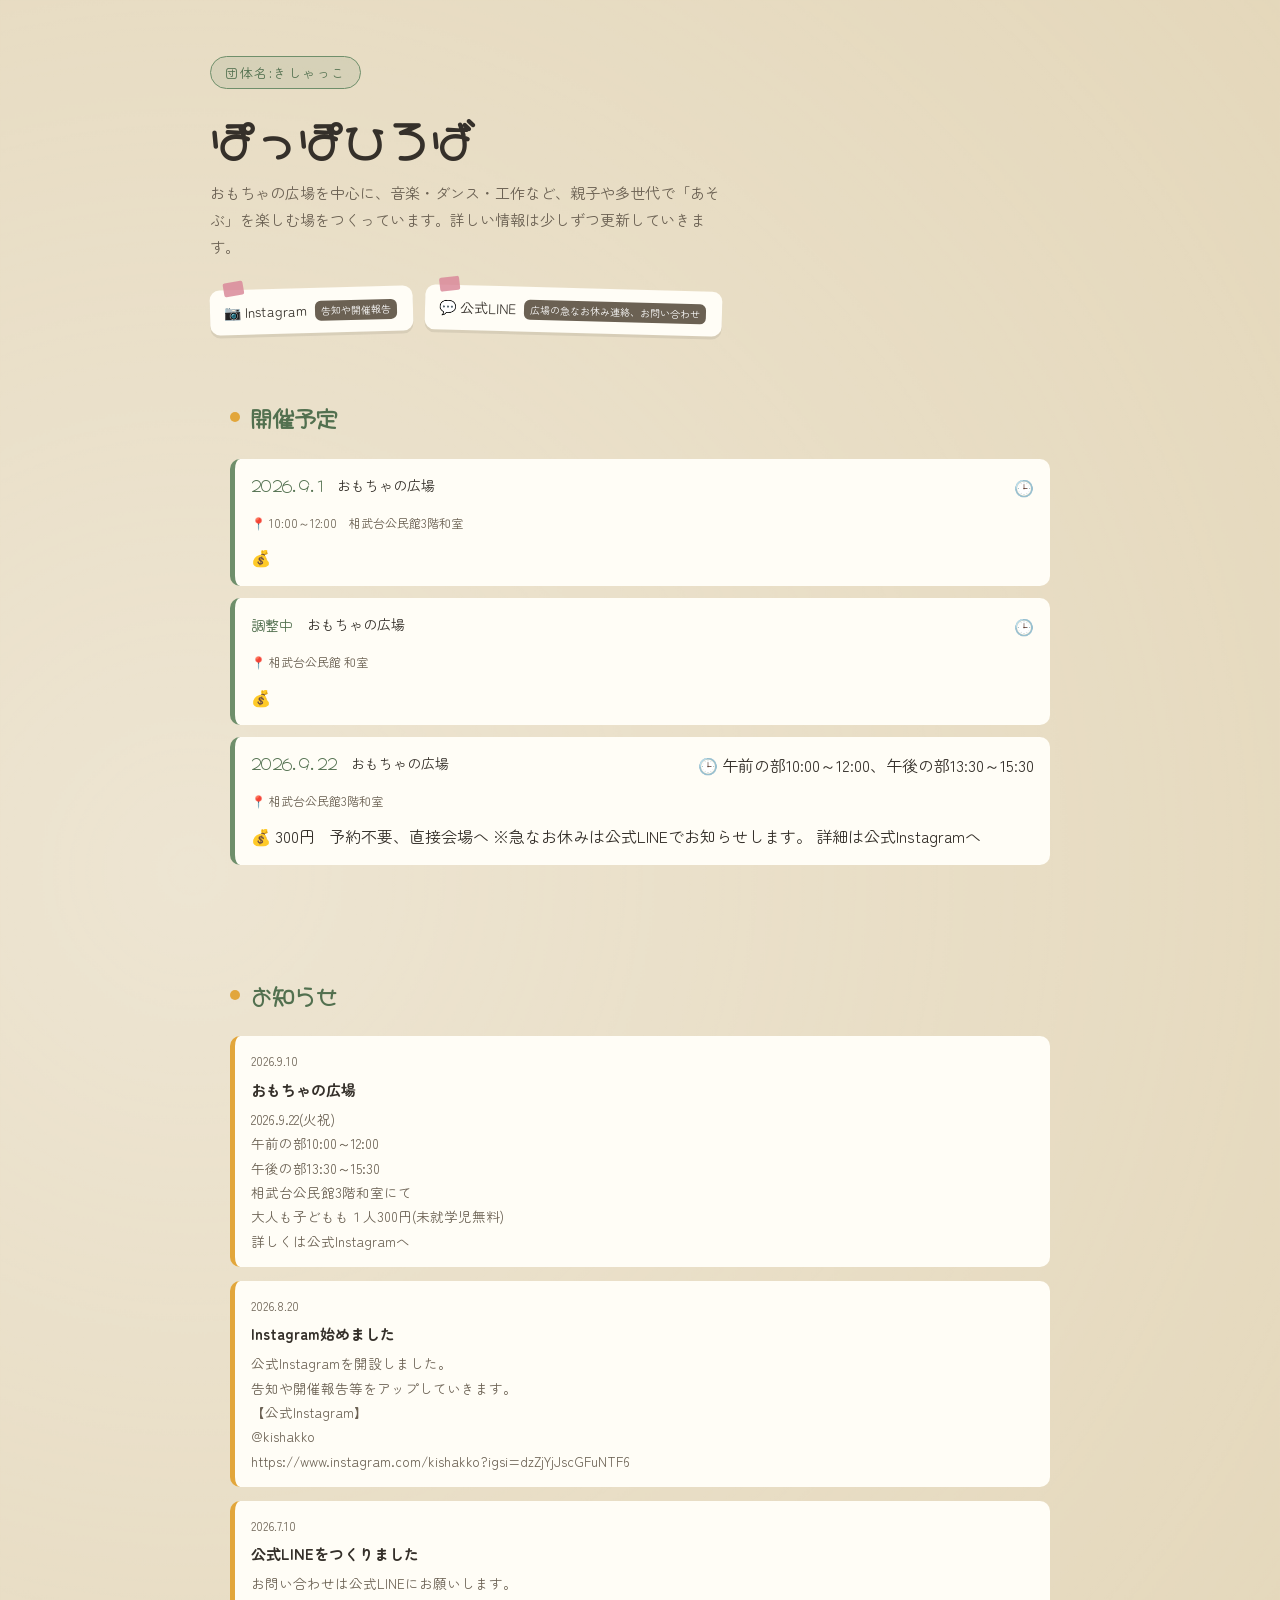
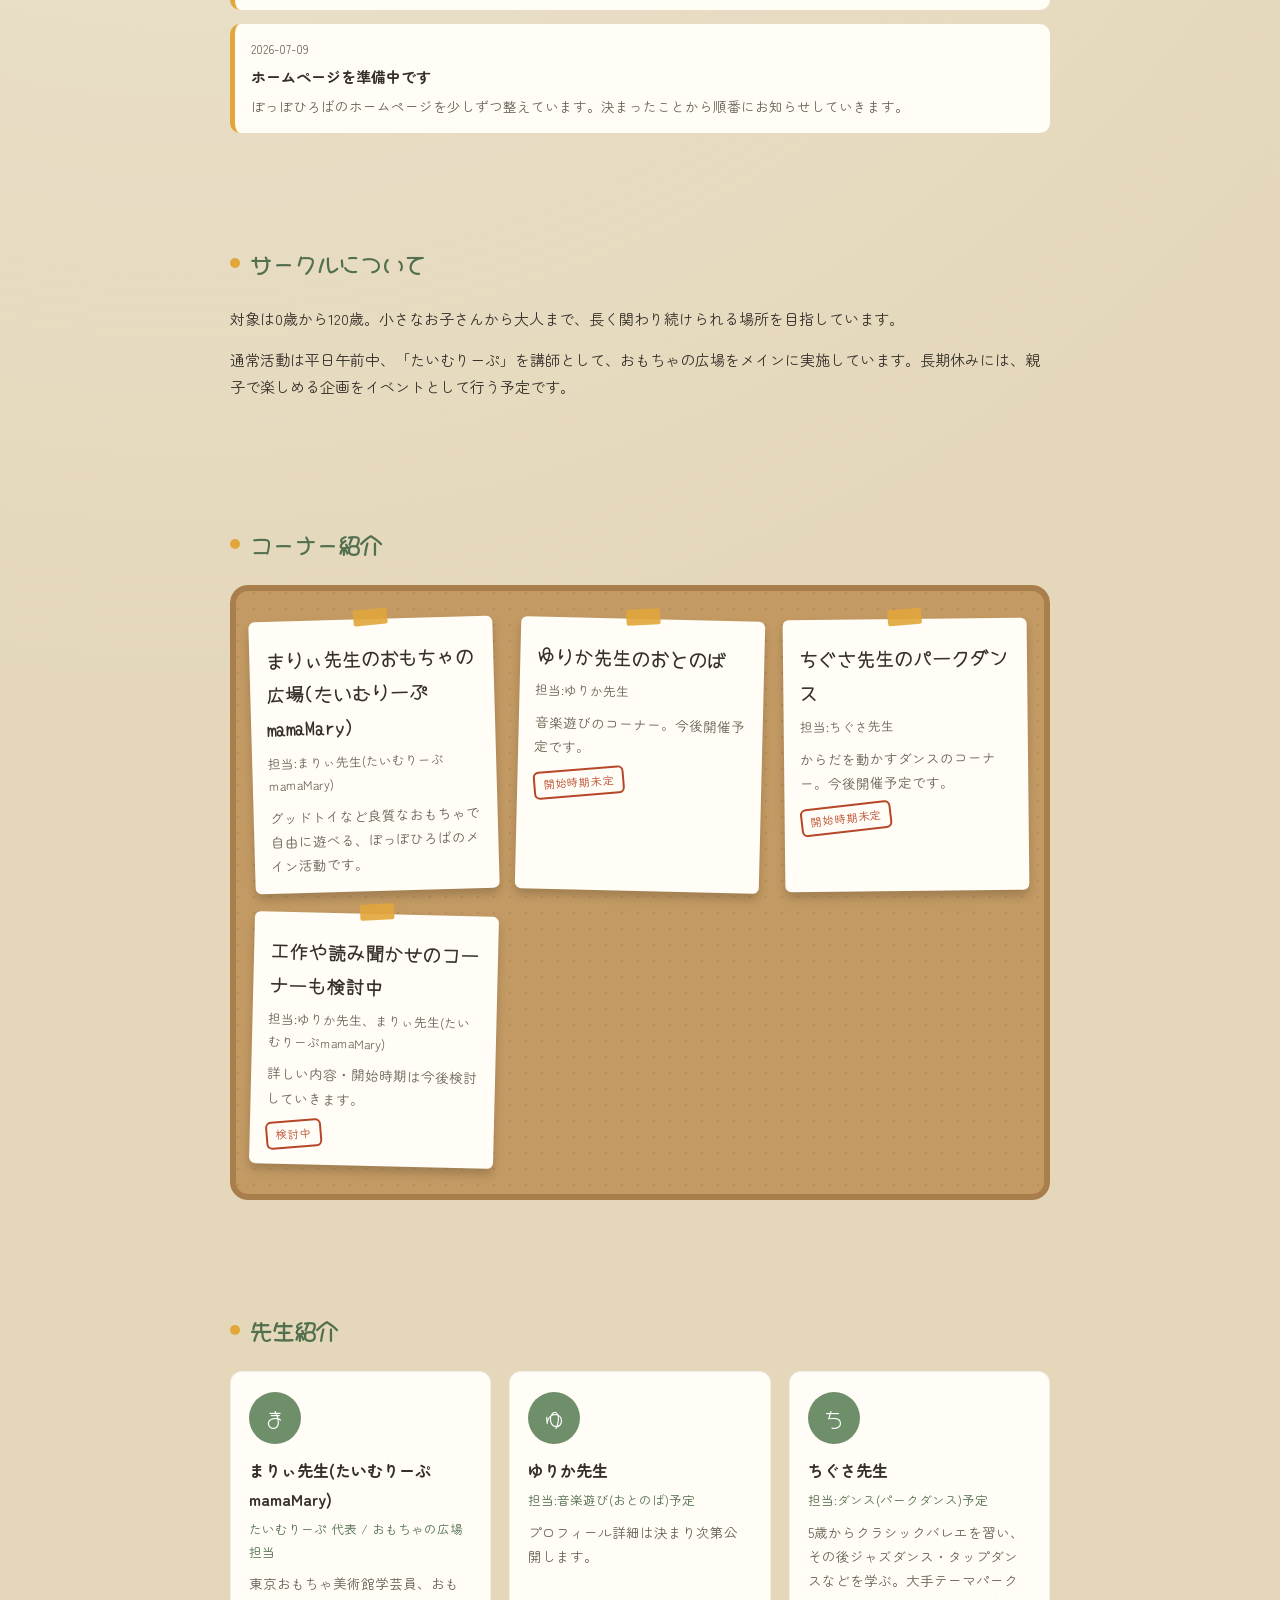
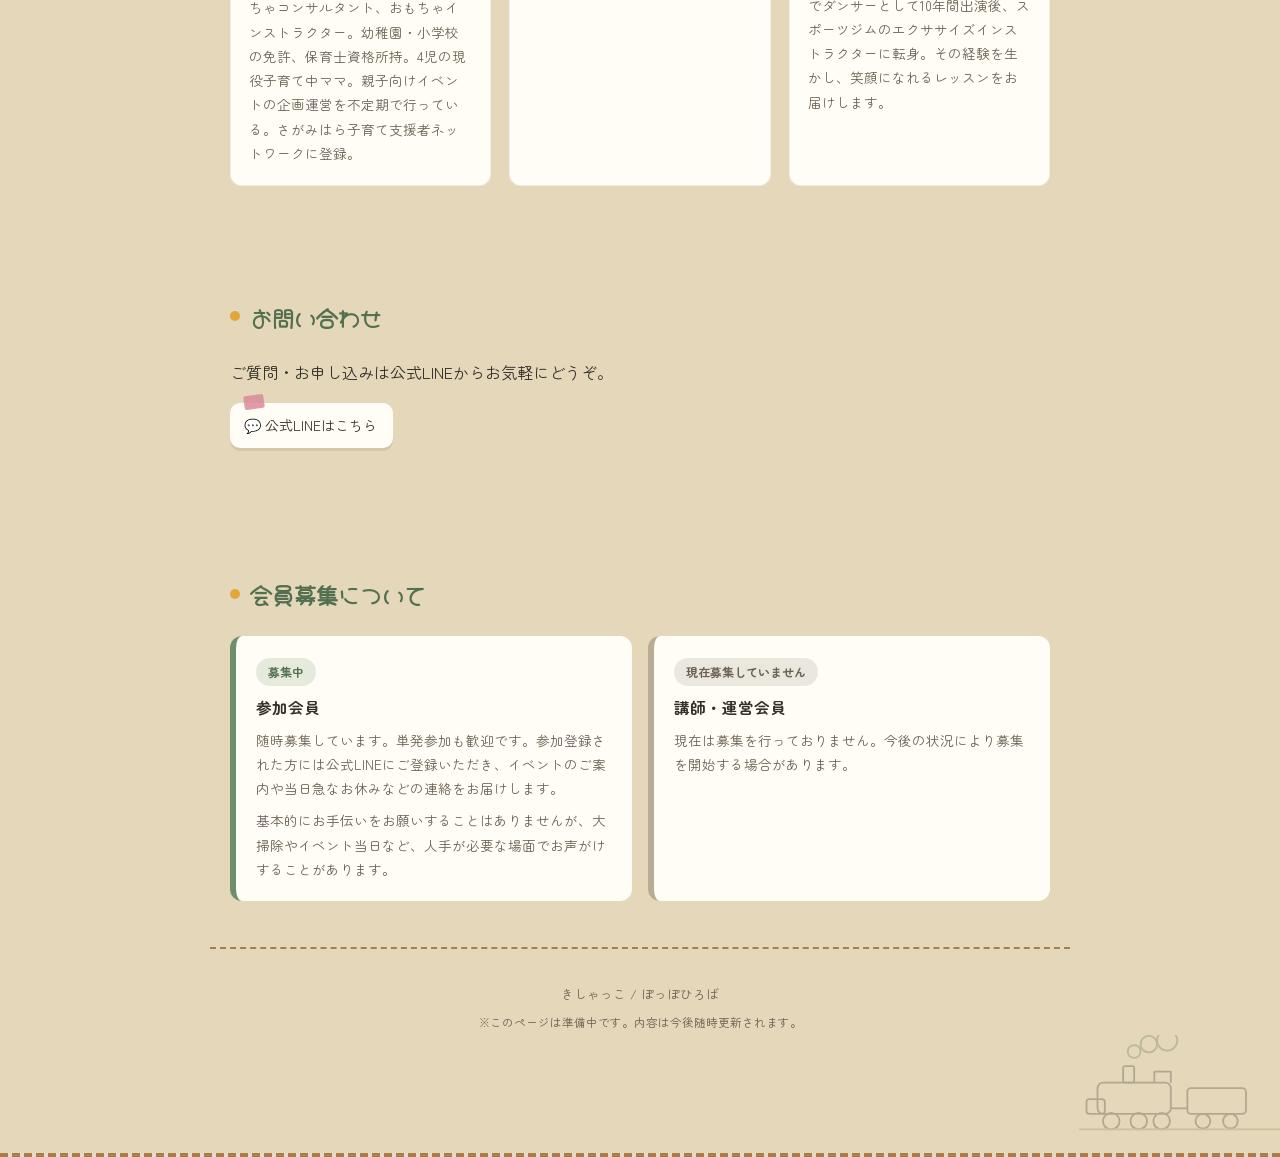
<file: index.html>
<!DOCTYPE html>
<html lang="ja">
<head>
<meta charset="UTF-8">
<meta name="viewport" content="width=device-width, initial-scale=1.0">
<title>ぽっぽひろば(きしゃっこ)</title>
<link rel="preconnect" href="https://fonts.googleapis.com">
<link href="https://fonts.googleapis.com/css2?family=Yomogi&family=Hachi+Maru+Pop&family=Zen+Maru+Gothic:wght@400;500;700&display=swap" rel="stylesheet">
<link rel="stylesheet" href="css/style.css">
<script src="https://identity.netlify.com/v1/netlify-identity-widget.js"></script>


<div class="hero">
  <svg class="hero-illustration" viewBox="0 0 240 120" fill="none" xmlns="http://www.w3.org/2000/svg">
    <circle cx="70" cy="18" r="7" stroke="#52704f" stroke-width="2"/>
    <circle cx="86" cy="10" r="9" stroke="#52704f" stroke-width="2"/>
    <circle cx="106" cy="6" r="11" stroke="#52704f" stroke-width="2"/>
    <rect x="58" y="34" width="12" height="18" rx="2" stroke="#35302a" stroke-width="2"/>
    <rect x="30" y="52" width="80" height="34" rx="6" stroke="#35302a" stroke-width="2"/>
    <rect x="18" y="70" width="20" height="16" rx="3" stroke="#35302a" stroke-width="2"/>
    <path d="M92 52 L92 40 L110 40 L110 52" stroke="#35302a" stroke-width="2" stroke-linejoin="round"/>
    <circle cx="45" cy="94" r="9" stroke="#35302a" stroke-width="2"/>
    <circle cx="75" cy="94" r="9" stroke="#35302a" stroke-width="2"/>
    <circle cx="100" cy="94" r="9" stroke="#35302a" stroke-width="2"/>
    <line x1="110" y1="80" x2="128" y2="80" stroke="#35302a" stroke-width="2"/>
    <rect x="128" y="58" width="64" height="28" rx="4" stroke="#35302a" stroke-width="2"/>
    <circle cx="145" cy="94" r="8" stroke="#35302a" stroke-width="2"/>
    <circle cx="175" cy="94" r="8" stroke="#35302a" stroke-width="2"/>
    <line x1="10" y1="103" x2="230" y2="103" stroke="#a97e4d" stroke-width="2"/>
  </svg>
  <div class="wrap">
    <span class="eyebrow">団体名:きしゃっこ</span>
    <h1 class="title">ぽっぽひろば</h1>
    <p class="sub">おもちゃの広場を中心に、音楽・ダンス・工作など、親子や多世代で「あそぶ」を楽しむ場をつくっています。詳しい情報は少しずつ更新していきます。</p>
  
    <div class="sns-row" style="margin-top: 20px;">
      <a class="sns-pin" href="https://www.instagram.com/kishakko?igsi=dzZjYjJscGFuNTF6">📷 Instagram <span class="badge-tbd">告知や開催報告</span></a>
      <a class="sns-pin" href="https://lin.ee/PmQzbfr" target="_blank" rel="noopener">💬 公式LINE<span class="badge-tbd">広場の急なお休み連絡、お問い合わせ</span></a>
</div>

<div class="wrap">
   <section class="schedule">
    <h2 class="section-title">開催予定</h2>
    <div class="schedule-list" id="schedule-list">
      <p class="schedule-empty">読み込み中…</p>
    </div>
   </section>
  
  <section class="news">
    <h2 class="section-title">お知らせ</h2>
    <div class="news-list" id="news-list">
      <p class="news-empty">読み込み中…</p>
    </div>
  </section>

 

  <section class="about">
    <h2 class="section-title">サークルについて</h2>
    <p>対象は0歳から120歳。小さなお子さんから大人まで、長く関わり続けられる場所を目指しています。</p>
    <p>通常活動は平日午前中、「たいむりーぷ」を講師として、おもちゃの広場をメインに実施しています。長期休みには、親子で楽しめる企画をイベントとして行う予定です。</p>
  </section>

  <section class="corners">
    <h2 class="section-title">コーナー紹介</h2>
    <div class="corkboard">
      <div class="card-grid">

        <div class="note-card">
          <h3>まりぃ先生のおもちゃの広場(たいむりーぷmamaMary)</h3>
          <div class="teacher">担当:まりぃ先生(たいむりーぷmamaMary)</div>
          <p class="desc">グッドトイなど良質なおもちゃで自由に遊べる、ぽっぽひろばのメイン活動です。</p>
        </div>

        <div class="note-card">
          <h3>ゆりか先生のおとのば</h3>
          <div class="teacher">担当:ゆりか先生</div>
          <p class="desc">音楽遊びのコーナー。今後開催予定です。</p>
          <span class="stamp">開始時期未定</span>
        </div>

        <div class="note-card">
          <h3>ちぐさ先生のパークダンス</h3>
          <div class="teacher">担当:ちぐさ先生</div>
          <p class="desc">からだを動かすダンスのコーナー。今後開催予定です。</p>
          <span class="stamp">開始時期未定</span>
        </div>

        <div class="note-card">
          <h3>工作や読み聞かせのコーナーも検討中</h3>
          <div class="teacher">担当:ゆりか先生、まりぃ先生(たいむりーぷmamaMary)</div>
          <p class="desc">詳しい内容・開始時期は今後検討していきます。</p>
          <span class="stamp">検討中</span>
        </div>

      </div>
    </div>
  </section>

  <section class="teachers">
    <h2 class="section-title">先生紹介</h2>
    <div class="teacher-grid">

      <div class="teacher-card">
        <div class="avatar">ま</div>
        <h3>まりぃ先生(たいむりーぷmamaMary)</h3>
        <div class="role">たいむりーぷ 代表 / おもちゃの広場 担当</div>
        <p>東京おもちゃ美術館学芸員、おもちゃコンサルタント、おもちゃインストラクター。幼稚園・小学校の免許、保育士資格所持。4児の現役子育て中ママ。親子向けイベントの企画運営を不定期で行っている。さがみはら子育て支援者ネットワークに登録。</p>
      </div>

      <div class="teacher-card">
        <div class="avatar">ゆ</div>
        <h3>ゆりか先生</h3>
        <div class="role">担当:音楽遊び(おとのば)予定</div>
        <p>プロフィール詳細は決まり次第公開します。</p>
      </div>

      <div class="teacher-card">
        <div class="avatar">ち</div>
        <h3>ちぐさ先生</h3>
        <div class="role">担当:ダンス(パークダンス)予定</div>
        <p>5歳からクラシックバレエを習い、その後ジャズダンス・タップダンスなどを学ぶ。大手テーマパークでダンサーとして10年間出演後、スポーツジムのエクササイズインストラクターに転身。その経験を生かし、笑顔になれるレッスンをお届けします。</p>
      </div>

    </div>
  </section>

  <section class="contact">
    <h2 class="section-title">お問い合わせ</h2>
    <p>ご質問・お申し込みは公式LINEからお気軽にどうぞ。</p>
    <p><a class="sns-pin" href="https://lin.ee/PmQzbfr" target="_blank" rel="noopener" style="transform:none;">💬 公式LINEはこちら</a></p>
  </section>

  <section class="membership">
    <h2 class="section-title">会員募集について</h2>
    <div class="status-row">
      <div class="status-card">
        <span class="status-tag open">募集中</span>
        <h3>参加会員</h3>
        <p>随時募集しています。単発参加も歓迎です。参加登録された方には公式LINEにご登録いただき、イベントのご案内や当日急なお休みなどの連絡をお届けします。</p>
        <p style="margin-top:8px;">基本的にお手伝いをお願いすることはありませんが、大掃除やイベント当日など、人手が必要な場面でお声がけすることがあります。</p>
      </div>
      <div class="status-card closed">
        <span class="status-tag closed">現在募集していません</span>
        <h3>講師・運営会員</h3>
        <p>現在は募集を行っておりません。今後の状況により募集を開始する場合があります。</p>
      </div>
    </div>
  </section>

</div>

<footer>
  <div>きしゃっこ / ぽっぽひろば</div>
  <div class="note">※このページは準備中です。内容は今後随時更新されます。</div>
</footer>

<script>

// お知らせを data/news.json から読み込んで表示
fetch('data/news.json')
  .then(function(res){ return res.json(); })
  .then(function(data){
    var items = (data && data.items) || [];
    var list = document.getElementById('news-list');
    if(items.length === 0){
      list.innerHTML = '<p class="news-empty">現在お知らせはありません。</p>';
      return;
    }
    items.sort(function(a,b){ return (b.date||'').localeCompare(a.date||''); });
    list.innerHTML = items.map(function(item){
      return '<div class="news-item">' +
        '<div class="date">' + (item.date || '') + '</div>' +
        '<div class="title">' + (item.title || '') + '</div>' +
        '<div class="body">' + (item.body || '').replace(/\n/g,'<br>') + '</div>' +
      '</div>';
    }).join('');
  })
  .catch(function(){
    document.getElementById('news-list').innerHTML = '<p class="news-empty">お知らせを読み込めませんでした。</p>';
  });

// 開催予定を data/schedule.json から読み込んで表示
fetch('data/schedule.json')
  .then(function(res){ return res.json(); })
  .then(function(data){
    var items = (data && data.items) || [];
    var list = document.getElementById('schedule-list');
    if(items.length === 0){
      list.innerHTML = '<p class="schedule-empty">現在、開催予定の情報はありません。</p>';
      return;
    }
    list.innerHTML = items.map(function(item){
      return '<div class="schedule-item">' +
  '<div class="date">' + (item.date || '') + '</div>' +
  '<div class="title">' + (item.title || '') + '</div>' +
  '<div class="time">🕒 ' + (item.time || '') + '</div>' +
  '<div class="place">📍 ' + (item.place || '') + '</div>' +
  '<div class="price">💰 ' + (item.price || '') + '</div>' +
  '<div class="note">' + (item.note || '') + '</div>' +
'</div>';

    }).join('');
  })
  .catch(function(){
    document.getElementById('schedule-list').innerHTML = '<p class="schedule-empty">開催予定を読み込めませんでした。</p>';
  });
</script>

<script>
  if (window.netlifyIdentity) {
    window.netlifyIdentity.on("init", function(user){
      if (!user) {
        window.netlifyIdentity.on("login", function(){
          document.location.href = "/admin/";
        });
      }
    });
  }
</script>
</body>
</html>
</file>
<file: css/style.css>
:root{
    --paper: #efe6d3;
    --paper-dark: #e4d7ba;
    --cork: #c39a63;
    --cork-dark: #a97e4d;
    --card: #fffdf6;
    --ink: #35302a;
    --ink-soft: #6b6153;
    --moss: #6f8f6b;
    --moss-dark: #52704f;
    --mustard: #e2a63b;
    --dusty-pink: #d9899a;
    --stamp: #b7472a;
  }
  *{ box-sizing: border-box; }
  body{
    margin:0;
    background: var(--paper);
    color: var(--ink);
    font-family: "Zen Maru Gothic", sans-serif;
    line-height: 1.8;
  }
  .wrap{ max-width: 900px; margin: 0 auto; padding: 0 20px; }

  /* ---------- HERO ---------- */
  .hero{
    background:
      radial-gradient(circle at 15% 20%, rgba(255,255,255,0.35) 0, transparent 40%),
      var(--paper-dark);
    padding: 56px 0 70px;
    position: relative;
    border-bottom: 4px dashed var(--cork-dark);
    overflow: hidden;
  }
  .hero-illustration{
    position: absolute;
    right: -10px;
    bottom: 8px;
    width: 220px;
    height: auto;
    opacity: 0.28;
    z-index: 0;
    pointer-events: none;
  }
  .hero .wrap{ position: relative; z-index: 1; }
  @media (max-width: 640px){
    .hero-illustration{ width: 140px; bottom: -6px; right: -14px; opacity: 0.22; }
  }
  .eyebrow{
    display:inline-block;
    font-size: 13px;
    letter-spacing: .12em;
    color: var(--moss-dark);
    background: rgba(111,143,107,0.15);
    border: 1px solid var(--moss);
    border-radius: 999px;
    padding: 4px 14px;
    margin-bottom: 18px;
  }
  h1.title{
    font-family: "Hachi Maru Pop", cursive;
    font-size: clamp(28px, 6vw, 44px);
    line-height: 1.4;
    margin: 0 0 6px;
    color: var(--ink);
  }
  .title .stamp-inline{
    display:inline-block;
    border: 3px solid var(--stamp);
    color: var(--stamp);
    border-radius: 8px;
    padding: 2px 12px;
    transform: rotate(-3deg);
    font-size: 0.55em;
    mix-blend-mode: multiply;
    vertical-align: middle;
  }
  .sub{
    font-size: 15px;
    color: var(--ink-soft);
    margin: 10px 0 28px;
    max-width: 520px;
  }
  .sns-row{
    display:flex;
    flex-wrap: wrap;
    gap: 12px;
  }
  .sns-pin{
    position: relative;
    display:inline-flex;
    align-items:center;
    gap:8px;
    background: var(--card);
    border-radius: 10px;
    padding: 10px 16px 10px 14px;
    box-shadow: 0 3px 0 rgba(0,0,0,0.08);
    font-size: 14px;
    color: var(--ink);
    text-decoration:none;
    transform: rotate(-1.5deg);
  }
  .sns-pin:nth-child(2n){ transform: rotate(1.5deg); }
  .sns-pin::before{
    content:"";
    position:absolute;
    top:-8px; left: 14px;
    width: 20px; height:14px;
    background: var(--dusty-pink);
    opacity:.85;
    transform: rotate(-8deg);
    border-radius: 2px;
  }
  .sns-pin .badge-tbd{
    font-size: 10px;
    color: #fff;
    background: var(--ink-soft);
    border-radius: 6px;
    padding: 1px 6px;
  }

  /* ---------- SECTION GENERIC ---------- */
  section{ padding: 46px 0; }
  h2.section-title{
    font-family: "Hachi Maru Pop", cursive;
    font-size: 22px;
    color: var(--moss-dark);
    display:flex;
    align-items:center;
    gap:10px;
    margin-bottom: 22px;
  }
  h2.section-title::before{
    content:"";
    width: 10px; height:10px;
    background: var(--mustard);
    border-radius: 50%;
    display:inline-block;
  }
  .about p{ margin: 0 0 14px; font-size: 15px; }

  /* ---------- CORKBOARD ---------- */
  .corkboard{
    background:
      radial-gradient(rgba(0,0,0,0.08) 1px, transparent 1.2px) 0 0/16px 16px,
      var(--cork);
    border-radius: 18px;
    padding: 34px 22px;
    box-shadow: inset 0 0 0 6px var(--cork-dark);
  }
  .card-grid{
    display:grid;
    grid-template-columns: repeat(auto-fit, minmax(220px, 1fr));
    gap: 22px;
  }
  .note-card{
    background: var(--card);
    border-radius: 6px;
    padding: 18px 16px 16px;
    box-shadow: 0 6px 10px rgba(0,0,0,0.18);
    position: relative;
    transform: rotate(-1.6deg);
  }
  .note-card:nth-child(2n){ transform: rotate(1.4deg); }
  .note-card:nth-child(3n){ transform: rotate(-0.6deg); }
  .note-card::before{
    content:"";
    position:absolute;
    top:-10px; left: 50%;
    transform: translateX(-50%) rotate(-4deg);
    width: 34px; height:16px;
    background: var(--mustard);
    opacity:.9;
    border-radius: 2px;
  }
  .note-card h3{
    font-family: "Yomogi", cursive;
    font-size: 19px;
    margin: 4px 0 6px;
    color: var(--ink);
  }
  .note-card .teacher{
    font-size: 12.5px;
    color: var(--ink-soft);
    margin-bottom: 8px;
  }
  .note-card p.desc{
    font-size: 13.5px;
    color: var(--ink-soft);
    margin: 0;
  }
  .stamp{
    display:inline-block;
    margin-top: 10px;
    border: 2px solid var(--stamp);
    color: var(--stamp);
    font-size: 11px;
    letter-spacing: .08em;
    padding: 2px 8px;
    border-radius: 6px;
    transform: rotate(-6deg);
    mix-blend-mode: multiply;
  }

  /* ---------- TEACHERS ---------- */
  .teacher-grid{
    display:grid;
    grid-template-columns: repeat(auto-fit, minmax(230px, 1fr));
    gap: 18px;
  }
  .teacher-card{
    background: var(--card);
    border-radius: 12px;
    padding: 20px 18px;
    border: 1px solid rgba(0,0,0,0.06);
  }
  .avatar{
    width: 52px; height:52px;
    border-radius: 50%;
    background: var(--moss);
    color:#fff;
    display:flex; align-items:center; justify-content:center;
    font-family:"Hachi Maru Pop", cursive;
    font-size: 20px;
    margin-bottom: 12px;
  }
  .avatar.m-name{ font-size: 22px; }
  .teacher-card h3{ font-size:16px; margin: 0 0 4px; }
  .teacher-card .role{ font-size: 12.5px; color: var(--moss-dark); margin-bottom: 8px; }
  .teacher-card p{ font-size: 13.5px; color: var(--ink-soft); margin:0; }

  /* ---------- MEMBERSHIP STATUS ---------- */
  .status-row{
    display:flex;
    flex-wrap:wrap;
    gap: 16px;
  }
  .status-card{
    flex: 1 1 260px;
    background: var(--card);
    border-radius: 12px;
    padding: 20px;
    border-left: 6px solid var(--moss);
  }
  .status-card.closed{ border-left-color: #b7ac95; }
  .status-card h3{ margin: 0 0 6px; font-size: 15.5px; }
  .status-tag{
    display:inline-block;
    font-size: 12px;
    font-weight: bold;
    border-radius: 999px;
    padding: 3px 12px;
    margin-bottom: 8px;
  }
  .status-tag.open{ background: rgba(111,143,107,0.18); color: var(--moss-dark); }
  .status-tag.closed{ background: rgba(107,97,83,0.14); color: var(--ink-soft); }
  .status-card p{ font-size: 13.5px; color: var(--ink-soft); margin: 0; }

  footer{
    padding: 34px 0 50px;
    text-align:center;
    font-size: 12.5px;
    color: var(--ink-soft);
    border-top: 2px dashed var(--cork-dark);
  }
  footer .note{
    margin-top: 6px;
    font-size: 11.5px;
  }

/* ---------- NEWS ---------- */
.news-list{ display:flex; flex-direction:column; gap:14px; }
.news-item{
  background: var(--card);
  border-radius: 10px;
  padding: 14px 16px;
  border-left: 5px solid var(--mustard);
}
.news-item .date{ font-size:12px; color: var(--ink-soft); margin-bottom:4px; }
.news-item .title{ font-size:15px; font-weight:bold; margin-bottom:4px; }
.news-item .body{ font-size:13.5px; color: var(--ink-soft); }
.news-empty, .schedule-empty{ font-size:13.5px; color: var(--ink-soft); }

/* ---------- SCHEDULE ---------- */
.schedule-list{ display:flex; flex-direction:column; gap:12px; }
.schedule-item{
  display:flex;
  flex-wrap: wrap;
  gap: 10px 14px;
  align-items:flex-start;
  background: var(--card);
  border-radius: 10px;
  padding: 14px 16px;
  border-left: 5px solid var(--moss);
}
.schedule-item .date{
  font-family: "Hachi Maru Pop", cursive;
  font-size: 14px;
  color: var(--moss-dark);
  white-space: nowrap;
}
.schedule-item .title{ 
  font-size: 14px; 
  flex: 1;
  min-width: 140px;
}
.schedule-item .place{ 
  font-size: 12px; 
  color: var(--ink-soft);
  width: 100%;
}
</file>
